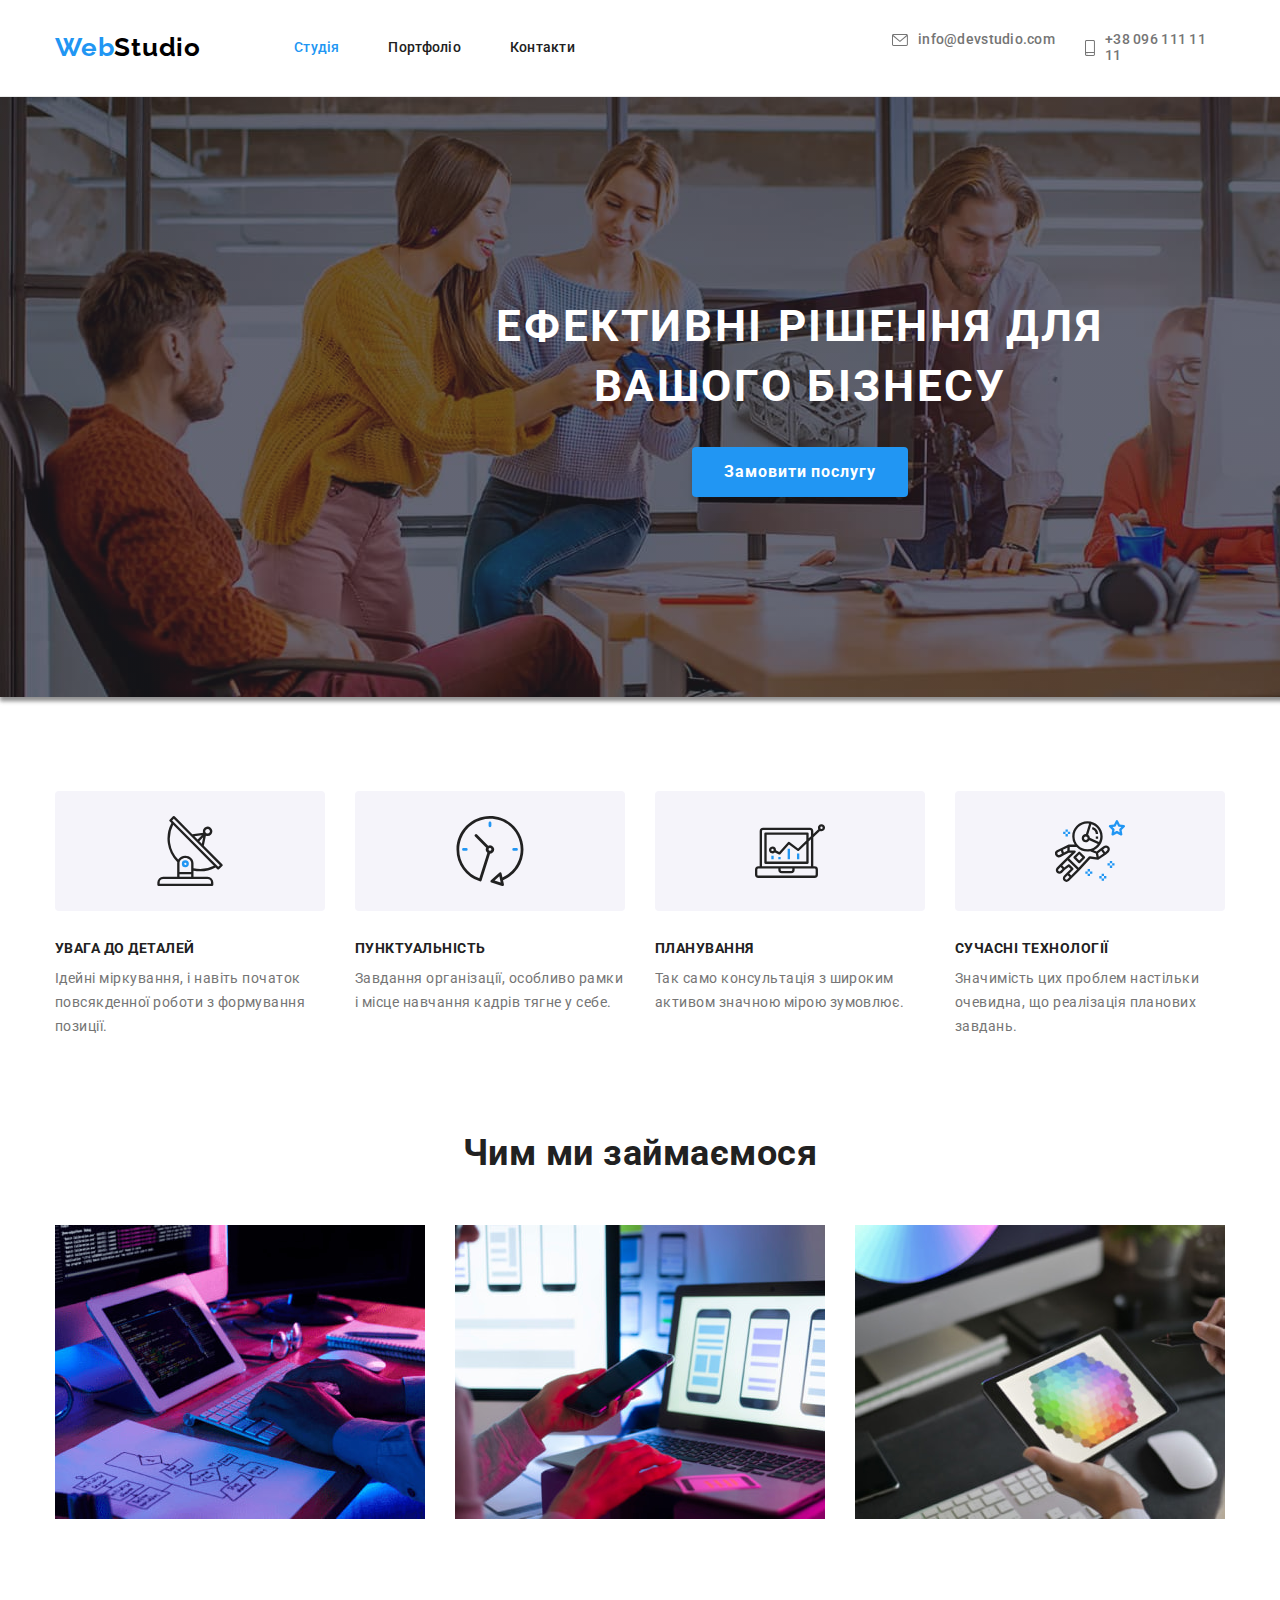
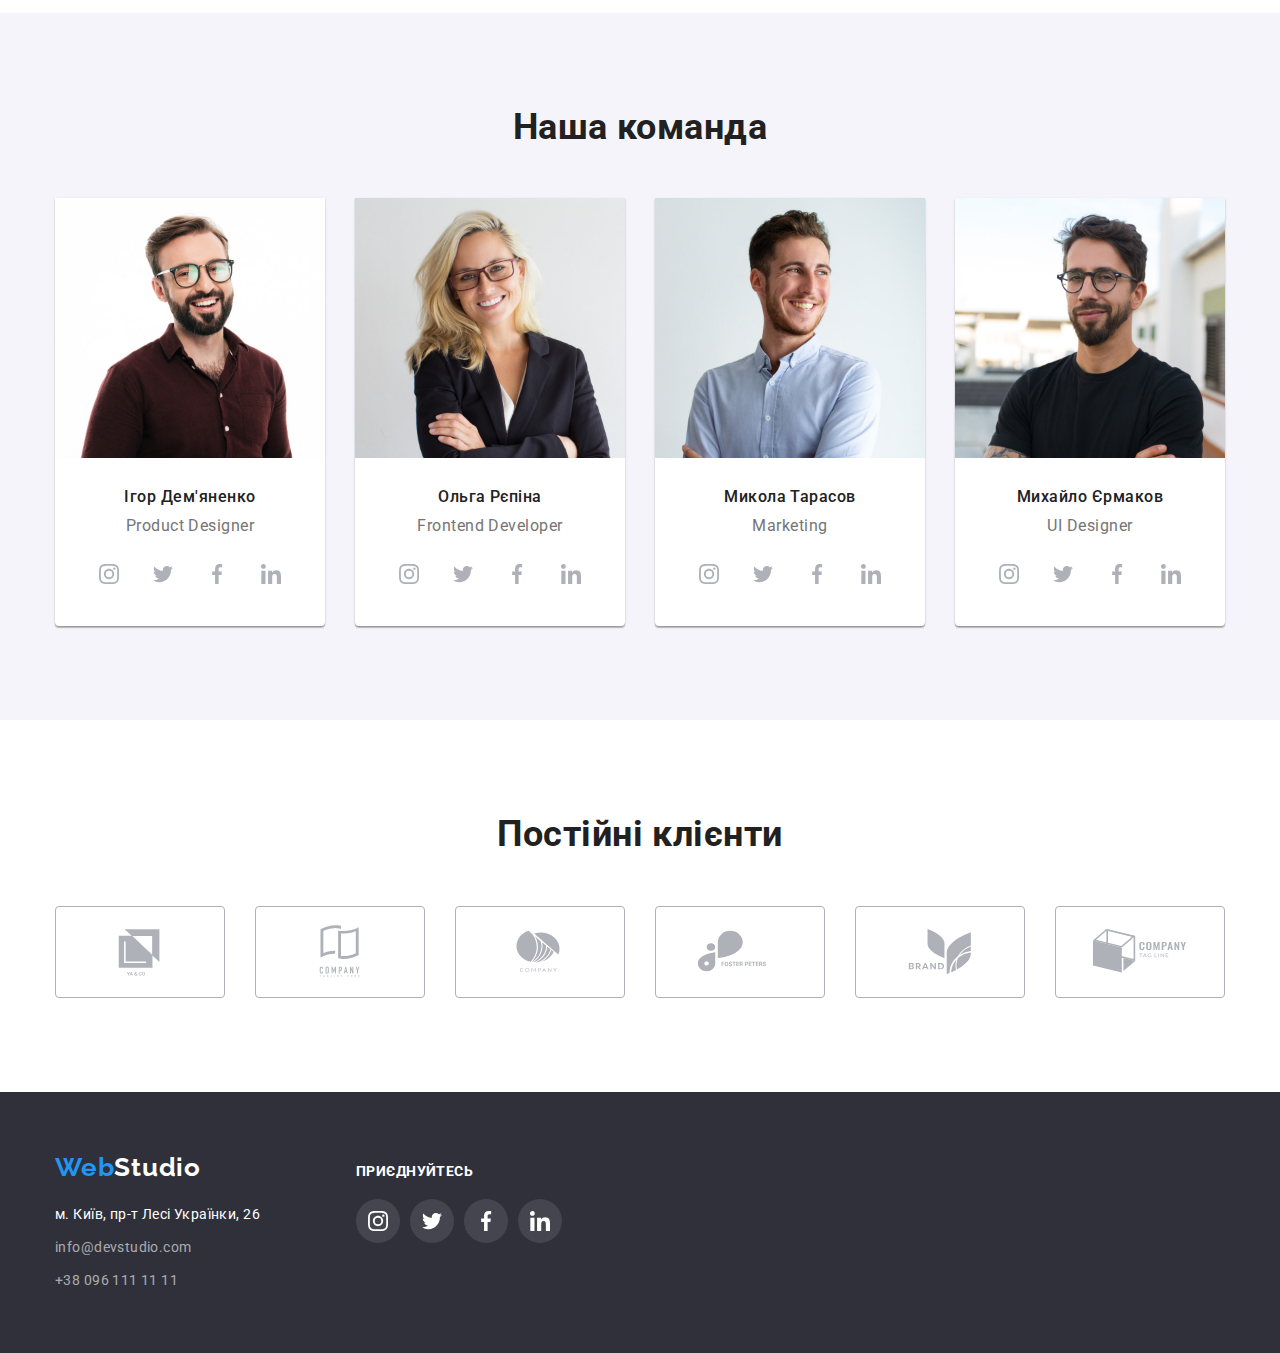
<file: index.html>
<!DOCTYPE html>
<html lang="uk">
  <head>
    <meta charset="UTF-8" />
    <meta http-equiv="X-UA-Compatible" content="IE=edge" />
    <meta name="viewport" content="width=device-width, initial-scale=1.0" />
    <title>WebStudio</title>
    <link
      href="https://fonts.googleapis.com/css2?family=Raleway:wght@700&family=Roboto:wght@400;500;700;900&display=swap"
      rel="stylesheet"
    />
    <link
      rel="stylesheet"
      href="https://cdnjs.cloudflare.com/ajax/libs/modern-normalize/1.1.0/modern-normalize.min.css"
    />
    <link rel="stylesheet" href="./css/styles.css" />
  </head>
  <body>
    <!--Шапка страницы-->
    <header>
      <div class="container header">
        <nav class="nav">
          <a href="./index.html" class="logo"><span class="logo-web">Web</span>Studio</a>
          <ul class="site-nav list">
            <li><a href="./index.html" class="link-nav current">Студія</a></li>
            <li><a href="./portfolio.html" class="link-nav">Портфоліо</a></li>
            <li><a href="" class="link-nav">Контакти</a></li>
          </ul>
        </nav>
        <ul class="contacts list">
          <li class="item-contact">
            <a href="mailto:info@devstudio.com" class="link-contacts"
              ><svg class="icon-envelope" width="16px" height="12px">
                <use href="./images/iconc.svg#icon-envelope"></use></svg
              ><span>info@devstudio.com</span></a
            >
          </li>
          <li class="item-contact">
            <a href="tel:+380961111111" class="link-contacts"
              ><svg class="icon-smartphone" width="10px" height="16px">
                <use href="./images/iconc.svg#icon-smartphone"></use></svg
              ><span>+38 096 111 11 11</span></a
            >
          </li>
        </ul>
      </div>
    </header>
    <main>
      <!--1 Заказ услуг-->
      <section class="section section-one">
        <h1 class="main-title">Ефективні рішення для вашого бізнесу</h1>
        <button type="button" class="main-button">Замовити послугу</button>
      </section>
      <!--2 Особенности студии-->
      <section class="section section-two">
        <div class="container">
          <h2 class="visually-hidden">Особливості студії</h2>
          <ul class="feature list">
            <li class="item item-feature">
              <div class="bg-icon">
                <svg class="icon-antenna" width="70px" height="70px">
                  <use href="./images/iconc.svg#icon-antenna"></use>
                </svg>
              </div>
              <h3 class="subtitle-two">Увага до деталей</h3>
              <p class="text text-two">
                Ідейні міркування, і навіть початок повсякденної роботи з формування позиції.
              </p>
            </li>
            <li class="item item-feature">
              <div class="bg-icon">
                <svg class="icon-clock" width="70px" height="70px">
                  <use href="./images/iconc.svg#icon-clock"></use>
                </svg>
              </div>
              <h3 class="subtitle-two">Пунктуальність</h3>
              <p class="text text-two">
                Завдання організації, особливо рамки і місце навчання кадрів тягне у себе.
              </p>
            </li>
            <li class="item item-feature">
              <div class="bg-icon">
                <svg class="icon-diagram" width="70px" height="70px">
                  <use href="./images/iconc.svg#icon-diagram"></use>
                </svg>
              </div>
              <h3 class="subtitle-two">Планування</h3>
              <p class="text text-two">
                Так само консультація з широким активом значною мірою зумовлює.
              </p>
            </li>
            <li class="item item-feature">
              <div class="bg-icon">
                <svg class="icon-astronaut" width="70px" height="70px">
                  <use href="./images/iconc.svg#icon-astronaut"></use>
                </svg>
              </div>
              <h3 class="subtitle-two">Сучасні технології</h3>
              <p class="text text-two">
                Значимість цих проблем настільки очевидна, що реалізація планових завдань.
              </p>
            </li>
          </ul>
        </div>
      </section>
      <!--3 Чем мы занимаемся-->
      <section class="section section-three">
        <div class="container">
          <h2 class="title-section">Чим ми займаємося</h2>
          <ul class="work list">
            <li class="item">
              <img src="./images/work-example-first.jpg" alt="Програмування" width="370" />
            </li>
            <li class="item">
              <img src="./images/work-example-second.jpg" alt="Вибір макета" width="370" />
            </li>
            <li class="item">
              <img src="./images/work-example-third.jpg" alt="Вибір кольору" width="370" />
            </li>
          </ul>
        </div>
      </section>
      <!--4 Наша команда-->
      <section class="section section-four">
        <div class="container">
          <h2 class="title-section">Наша команда</h2>
          <ul class="team list">
            <li class="item item-social">
              <img src="./images/team-photo-one.jpg" alt="Фото співробітника" width="270" />
              <div class="team-photo">
                <h3 class="subtitle-four">Ігор Дем'яненко</h3>
                <p class="text text-four">Product Designer</p>
              </div>
              <ul class="group-social list">
                <li class="item">
                  <a
                    href="https://www.instagram.com/"
                    class="link-social"
                    target="_blank"
                    rel="noopener noreferrer"
                  >
                    <svg class="icon" width="20px" height="20px">
                      <use href="./images/iconc.svg#icon-instagram"></use>
                    </svg>
                  </a>
                </li>
                <li class="item">
                  <a
                    href="https://twitter.com/"
                    class="link-social"
                    target="_blank"
                    rel="noopener noreferrer"
                  >
                    <svg class="icon" width="20px" height="20px">
                      <use href="./images/iconc.svg#icon-twitter"></use>
                    </svg>
                  </a>
                </li>
                <li class="item">
                  <a
                    href="https://www.facebook.com/"
                    class="link-social"
                    target="_blank"
                    rel="noopener noreferrer"
                  >
                    <svg class="icon" width="20px" height="20px">
                      <use href="./images/iconc.svg#icon-facebook"></use>
                    </svg>
                  </a>
                </li>
                <li class="item">
                  <a
                    href="https://www.linkedin.com/"
                    class="link-social"
                    target="_blank"
                    rel="noopener noreferrer"
                  >
                    <svg class="icon" width="20px" height="20px">
                      <use href="./images/iconc.svg#icon-linkedin"></use>
                    </svg>
                  </a>
                </li>
              </ul>
            </li>
            <li class="item item-social">
              <img src="./images/team-photo-two.jpg" alt="Фото співробітника" width="270" />
              <div class="team-photo">
                <h3 class="subtitle-four">Ольга Рєпіна</h3>
                <p class="text text-four">Frontend Developer</p>
              </div>
              <ul class="group-social list">
                <li class="item">
                  <a
                    href="https://www.instagram.com/"
                    class="link-social"
                    target="_blank"
                    rel="noopener noreferrer"
                  >
                    <svg class="icon" width="20px" height="20px">
                      <use href="./images/iconc.svg#icon-instagram"></use>
                    </svg>
                  </a>
                </li>
                <li class="item">
                  <a
                    href="https://twitter.com/"
                    class="link-social"
                    target="_blank"
                    rel="noopener noreferrer"
                  >
                    <svg class="icon" width="20px" height="20px">
                      <use href="./images/iconc.svg#icon-twitter"></use>
                    </svg>
                  </a>
                </li>
                <li class="item">
                  <a
                    href="https://www.facebook.com/"
                    class="link-social"
                    target="_blank"
                    rel="noopener noreferrer"
                  >
                    <svg class="icon" width="20px" height="20px">
                      <use href="./images/iconc.svg#icon-facebook"></use>
                    </svg>
                  </a>
                </li>
                <li class="item">
                  <a
                    href="https://www.linkedin.com/"
                    class="link-social"
                    target="_blank"
                    rel="noopener noreferrer"
                  >
                    <svg class="icon" width="20px" height="20px">
                      <use href="./images/iconc.svg#icon-linkedin"></use>
                    </svg>
                  </a>
                </li>
              </ul>
            </li>
            <li class="item item-social">
              <img src="./images/team-photo-three.jpg" alt="Фото співробітника" width="270" />
              <div class="team-photo">
                <h3 class="subtitle-four">Микола Тарасов</h3>
                <p class="text text-four">Marketing</p>
              </div>
              <ul class="group-social list">
                <li class="item">
                  <a
                    href="https://www.instagram.com/"
                    class="link-social"
                    target="_blank"
                    rel="noopener noreferrer"
                  >
                    <svg class="icon" width="20px" height="20px">
                      <use href="./images/iconc.svg#icon-instagram"></use>
                    </svg>
                  </a>
                </li>
                <li class="item">
                  <a
                    href="https://twitter.com/"
                    class="link-social"
                    target="_blank"
                    rel="noopener noreferrer"
                  >
                    <svg class="icon" width="20px" height="20px">
                      <use href="./images/iconc.svg#icon-twitter"></use>
                    </svg>
                  </a>
                </li>
                <li class="item">
                  <a
                    href="https://www.facebook.com/"
                    class="link-social"
                    target="_blank"
                    rel="noopener noreferrer"
                  >
                    <svg class="icon" width="20px" height="20px">
                      <use href="./images/iconc.svg#icon-facebook"></use>
                    </svg>
                  </a>
                </li>
                <li class="item">
                  <a
                    href="https://www.linkedin.com/"
                    class="link-social"
                    target="_blank"
                    rel="noopener noreferrer"
                  >
                    <svg class="icon" width="20px" height="20px">
                      <use href="./images/iconc.svg#icon-linkedin"></use>
                    </svg>
                  </a>
                </li>
              </ul>
            </li>
            <li class="item item-social">
              <img src="./images/team-photo-four.jpg" alt="Фото співробітника" width="270" />
              <div class="team-photo">
                <h3 class="subtitle-four">Михайло Єрмаков</h3>
                <p class="text text-four">UI Designer</p>
              </div>
              <ul class="group-social list">
                <li class="item">
                  <a
                    href="https://www.instagram.com/"
                    class="link-social"
                    target="_blank"
                    rel="noopener noreferrer"
                  >
                    <svg class="icon" width="20px" height="20px">
                      <use href="./images/iconc.svg#icon-instagram"></use>
                    </svg>
                  </a>
                </li>
                <li class="item">
                  <a
                    href="https://twitter.com/"
                    class="link-social"
                    target="_blank"
                    rel="noopener noreferrer"
                  >
                    <svg class="icon" width="20px" height="20px">
                      <use href="./images/iconc.svg#icon-twitter"></use>
                    </svg>
                  </a>
                </li>
                <li class="item">
                  <a
                    href="https://www.facebook.com/"
                    class="link-social"
                    target="_blank"
                    rel="noopener noreferrer"
                  >
                    <svg class="icon" width="20px" height="20px">
                      <use href="./images/iconc.svg#icon-facebook"></use>
                    </svg>
                  </a>
                </li>
                <li class="item">
                  <a
                    href="https://www.linkedin.com/"
                    class="link-social"
                    target="_blank"
                    rel="noopener noreferrer"
                  >
                    <svg class="icon" width="20px" height="20px">
                      <use href="./images/iconc.svg#icon-linkedin"></use>
                    </svg>
                  </a>
                </li>
              </ul>
            </li>
          </ul>
        </div>
      </section>
      <!--5 - Постоянные клиенты-->
      <section class="section section-five">
        <div class="container">
          <h2 class="title-section">Постійні клієнти</h2>
          <ul class="list list-clients">
            <li class="item item-clients">
              <a href="" class="link-clients" target="_blank" rel="noopener noreferrer">
                <svg class="icon-client1" width="106px" height="60px">
                  <use href="./images/iconc.svg#icon-client1"></use>
                </svg>
              </a>
            </li>
            <li class="item item-clients">
              <a href="" class="link-clients" target="_blank" rel="noopener noreferrer">
                <svg class="icon-client2" width="106px" height="60px">
                  <use href="./images/iconc.svg#icon-client2"></use>
                </svg>
              </a>
            </li>
            <li class="item item-clients">
              <a href="" class="link-clients" target="_blank" rel="noopener noreferrer">
                <svg class="icon-client3" width="106px" height="60px">
                  <use href="./images/iconc.svg#icon-client3"></use>
                </svg>
              </a>
            </li>
            <li class="item item-clients">
              <a href="" class="link-clients" target="_blank" rel="noopener noreferrer">
                <svg class="icon-client4" width="106px" height="60px">
                  <use href="./images/iconc.svg#icon-client4"></use>
                </svg>
              </a>
            </li>
            <li class="item item-clients">
              <a href="" class="link-clients" target="_blank" rel="noopener noreferrer">
                <svg class="icon-client5" width="106px" height="60px">
                  <use href="./images/iconc.svg#icon-client5"></use>
                </svg>
              </a>
            </li>
            <li class="item item-clients">
              <a href="" class="link-clients" target="_blank" rel="noopener noreferrer">
                <svg class="icon-client6" width="106px" height="60px">
                  <use href="./images/iconc.svg#icon-client6"></use>
                </svg>
              </a>
            </li>
          </ul>
        </div>
      </section>
    </main>
    <!--Футер-->
    <footer class="footer">
      <div class="container">
        <div class="address-join">
          <div class="logo-address">
            <a href="./index.html" class="logo-footer"><span class="logo-web">Web</span>Studio</a>
            <address>
              <ul class="list">
                <li class="item">
                  <a
                    href="https://goo.gl/maps/CPtrU1FHBa2aNyZL9"
                    target="_blank"
                    rel="noopener noreferrer"
                    class="address"
                    >м. Київ, пр-т Лесі Українки, 26
                  </a>
                </li>
                <li class="item item-mail">
                  <a href="mailto:info@devstudio.com" class="mail">info@devstudio.com</a>
                </li>
                <li class="item">
                  <a href="tel:+380961111111" class="tel">+38 096 111 11 11</a>
                </li>
              </ul>
            </address>
          </div>
          <div class="join-social">
            <p class="text-footer">приєднуйтесь</p>
            <ul class="social-footer list">
              <li class="item">
                <a
                  href="https://www.instagram.com/"
                  class="link-social-footer"
                  target="_blank"
                  rel="noopener noreferrer"
                >
                  <svg class="icon" width="20px" height="20px">
                    <use href="./images/iconc.svg#icon-instagram"></use>
                  </svg>
                </a>
              </li>
              <li class="item">
                <a
                  href="https://twitter.com/"
                  class="link-social-footer"
                  target="_blank"
                  rel="noopener noreferrer"
                >
                  <svg class="icon" width="20px" height="20px">
                    <use href="./images/iconc.svg#icon-twitter"></use>
                  </svg>
                </a>
              </li>
              <li class="item">
                <a
                  href="https://www.facebook.com/"
                  class="link-social-footer"
                  target="_blank"
                  rel="noopener noreferrer"
                >
                  <svg class="icon" width="20px" height="20px">
                    <use href="./images/iconc.svg#icon-facebook"></use>
                  </svg>
                </a>
              </li>
              <li class="item">
                <a
                  href="https://www.linkedin.com/"
                  class="link-social-footer"
                  target="_blank"
                  rel="noopener noreferrer"
                >
                  <svg class="icon" width="20px" height="20px">
                    <use href="./images/iconc.svg#icon-linkedin"></use>
                  </svg>
                </a>
              </li>
            </ul>
          </div>
        </div>
      </div>
    </footer>
  </body>
</html>
</file>
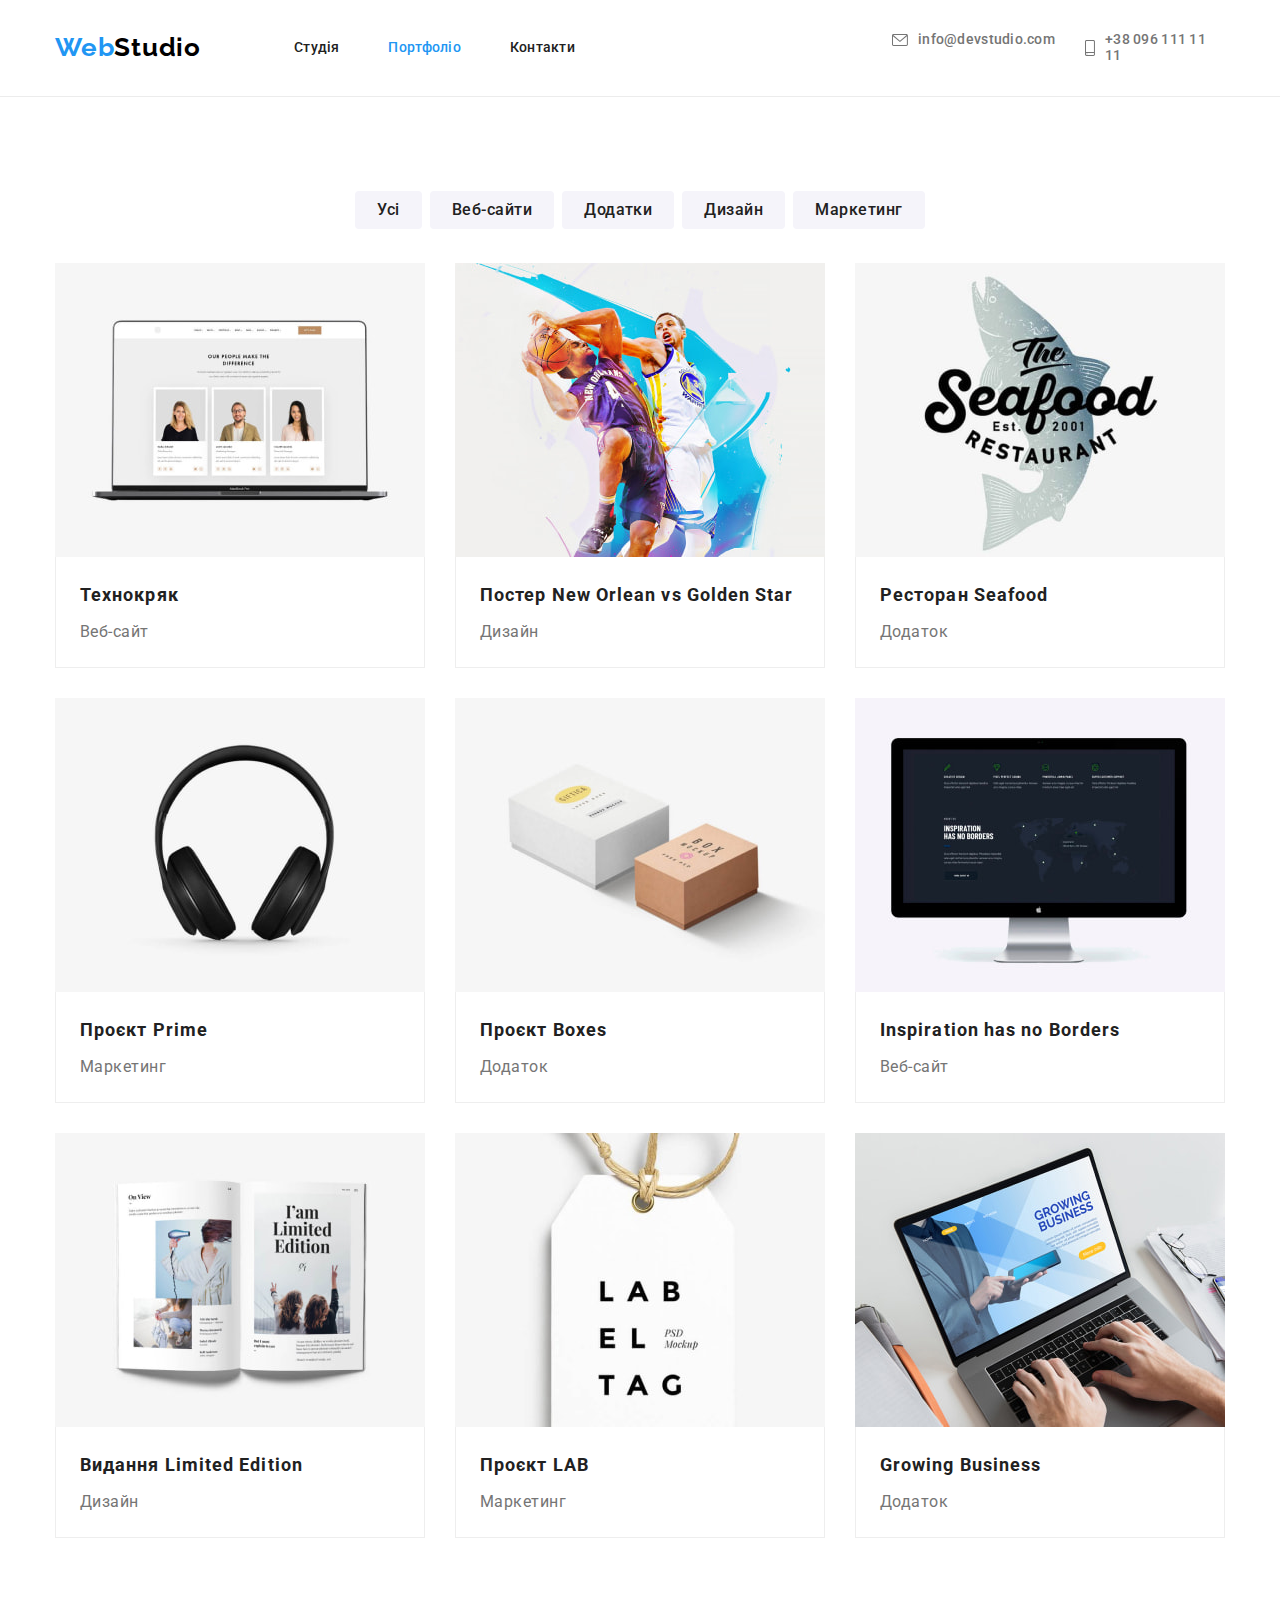
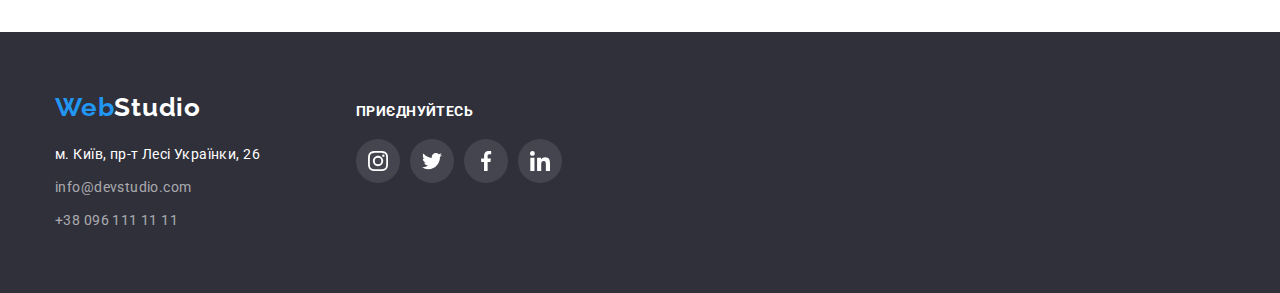
<file: portfolio.html>
<!DOCTYPE html>
<html lang="uk">
  <head>
    <meta charset="UTF-8" />
    <meta http-equiv="X-UA-Compatible" content="IE=edge" />
    <meta name="viewport" content="width=device-width, initial-scale=1.0" />
    <title>WebStudio</title>
    <link
      href="https://fonts.googleapis.com/css2?family=Raleway:wght@700&family=Roboto:wght@400;500;700;900&display=swap"
      rel="stylesheet"
    />
    <link
      rel="stylesheet"
      href="https://cdnjs.cloudflare.com/ajax/libs/modern-normalize/1.1.0/modern-normalize.min.css"
    />
    <link rel="stylesheet" href="./css/styles.css" />
  </head>
  <body>
    <!--Шапка страницы-->
    <header>
      <div class="container header">
        <nav class="nav">
          <a href="./index.html" class="logo"><span class="logo-web">Web</span>Studio</a>
          <ul class="site-nav list">
            <li><a href="./index.html" class="link-nav">Студія</a></li>
            <li><a href="./portfolio.html" class="link-nav current">Портфоліо</a></li>
            <li><a href="" class="link-nav">Контакти</a></li>
          </ul>
        </nav>
        <ul class="contacts list">
          <li class="item-contact">
            <a href="mailto:info@devstudio.com" class="link-contacts"
              ><svg class="icon-envelope" width="16px" height="12px">
                <use href="./images/iconc.svg#icon-envelope"></use></svg
              ><span>info@devstudio.com</span></a
            >
          </li>
          <li class="item-contact">
            <a href="tel:+380961111111" class="link-contacts"
              ><svg class="icon-smartphone" width="10px" height="16px">
                <use href="./images/iconc.svg#icon-smartphone"></use></svg
              ><span>+38 096 111 11 11</span></a
            >
          </li>
        </ul>
      </div>
    </header>
    <!--Портфоліо-->
    <main>
      <section class="section section-portfolio">
        <div class="container">
          <h1 class="visually-hidden">Проекти вебстудії</h1>
          <ul class="filter list">
            <li class="item">
              <button type="button" class="button">Усі</button>
            </li>
            <li class="item">
              <button type="button" class="button">Веб-сайти</button>
            </li>
            <li class="item">
              <button type="button" class="button">Додатки</button>
            </li>
            <li class="item">
              <button type="button" class="button">Дизайн</button>
            </li>
            <li class="item">
              <button type="button" class="button">Маркетинг</button>
            </li>
          </ul>
          <ul class="portfolio-list list">
            <li class="item item-portfolio">
              <a href="" class="link-potrfolio"
                ><img src="./images/website-one.jpg" alt="Веб-сайт Технокряк" width="370" />
                <div class="project-name">
                  <h2 class="subtitle">Технокряк</h2>
                  <p class="text portfolio">Веб-сайт</p>
                </div></a
              >
            </li>
            <li class="item item-portfolio">
              <a href="" class="link-potrfolio"
                ><img
                  src="./images/design-one.jpg"
                  alt="Дизайн Постер New Orlean vs Golden Star"
                  width="370"
                />
                <div class="project-name">
                  <h2 class="subtitle">Постер New Orlean vs Golden Star</h2>
                  <p class="text portfolio">Дизайн</p>
                </div></a
              >
            </li>
            <li class="item item-portfolio">
              <a href="" class="link-potrfolio"
                ><img src="./images/app-one.jpg" alt="Додаток Ресторан Seafood" width="370" />
                <div class="project-name">
                  <h2 class="subtitle">Ресторан Seafood</h2>
                  <p class="text portfolio">Додаток</p>
                </div></a
              >
            </li>
            <li class="item item-portfolio">
              <a href="" class="link-potrfolio"
                ><img src="./images/marketing-one.jpg" alt="Маркетинг Проєкт Prime" width="370" />
                <div class="project-name">
                  <h2 class="subtitle">Проєкт Prime</h2>
                  <p class="text portfolio">Маркетинг</p>
                </div></a
              >
            </li>
            <li class="item item-portfolio">
              <a href="" class="link-potrfolio"
                ><img src="./images/app-two.jpg" alt="Додаток Проєкт Boxes" width="370" />
                <div class="project-name">
                  <h2 class="subtitle">Проєкт Boxes</h2>
                  <p class="text portfolio">Додаток</p>
                </div></a
              >
            </li>
            <li class="item item-portfolio">
              <a href="" class="link-potrfolio"
                ><img
                  src="./images/website-two.jpg"
                  alt="Веб-сайт Inspiration has no Borders"
                  width="370"
                />
                <div class="project-name">
                  <h2 class="subtitle">Inspiration has no Borders</h2>
                  <p class="text portfolio">Веб-сайт</p>
                </div></a
              >
            </li>
            <li class="item item-portfolio">
              <a href="" class="link-potrfolio"
                ><img
                  src="./images/design-two.jpg"
                  alt="Дизайн Видання Limited Edition"
                  width="370"
                />
                <div class="project-name">
                  <h2 class="subtitle">Видання Limited Edition</h2>
                  <p class="text portfolio">Дизайн</p>
                </div></a
              >
            </li>
            <li class="item item-portfolio">
              <a href="" class="link-potrfolio"
                ><img src="./images/marketing-two.jpg" alt="Маркетинг Проєкт LAB" width="370" />
                <div class="project-name">
                  <h2 class="subtitle">Проєкт LAB</h2>
                  <p class="text portfolio">Маркетинг</p>
                </div></a
              >
            </li>
            <li class="item item-portfolio">
              <a href="" class="link-potrfolio"
                ><img src="./images/app-three.jpg" alt="Додаток Growing Business" width="370" />
                <div class="project-name">
                  <h2 class="subtitle">Growing Business</h2>
                  <p class="text portfolio">Додаток</p>
                </div></a
              >
            </li>
          </ul>
        </div>
      </section>
    </main>
    <!--Футер-->
    <footer class="footer">
      <div class="container">
        <div class="address-join">
          <div class="logo-address">
            <a href="./index.html" class="logo-footer"><span class="logo-web">Web</span>Studio</a>
            <address>
              <ul class="list">
                <li class="item">
                  <a
                    href="https://goo.gl/maps/CPtrU1FHBa2aNyZL9"
                    target="_blank"
                    rel="noopener noreferrer"
                    class="address"
                    >м. Київ, пр-т Лесі Українки, 26
                  </a>
                </li>
                <li class="item item-mail">
                  <a href="mailto:info@devstudio.com" class="mail">info@devstudio.com</a>
                </li>
                <li class="item">
                  <a href="tel:+380961111111" class="tel">+38 096 111 11 11</a>
                </li>
              </ul>
            </address>
          </div>
          <div class="join-social">
            <p class="text-footer">приєднуйтесь</p>
            <ul class="social-footer list">
              <li class="item">
                <a
                  href="https://www.instagram.com/"
                  class="link-social-footer"
                  target="_blank"
                  rel="noopener noreferrer"
                >
                  <svg class="icon" width="20px" height="20px">
                    <use href="./images/iconc.svg#icon-instagram"></use>
                  </svg>
                </a>
              </li>
              <li class="item">
                <a
                  href="https://twitter.com/"
                  class="link-social-footer"
                  target="_blank"
                  rel="noopener noreferrer"
                >
                  <svg class="icon" width="20px" height="20px">
                    <use href="./images/iconc.svg#icon-twitter"></use>
                  </svg>
                </a>
              </li>
              <li class="item">
                <a
                  href="https://www.facebook.com/"
                  class="link-social-footer"
                  target="_blank"
                  rel="noopener noreferrer"
                >
                  <svg class="icon" width="20px" height="20px">
                    <use href="./images/iconc.svg#icon-facebook"></use>
                  </svg>
                </a>
              </li>
              <li class="item">
                <a
                  href="https://www.linkedin.com/"
                  class="link-social-footer"
                  target="_blank"
                  rel="noopener noreferrer"
                >
                  <svg class="icon" width="20px" height="20px">
                    <use href="./images/iconc.svg#icon-linkedin"></use>
                  </svg>
                </a>
              </li>
            </ul>
          </div>
        </div>
      </div>
    </footer>
  </body>
</html>
</file>
<file: css/styles.css>
/* Основной шрифт и цвет текста, общие секционные стили */
:root {
  --main-text-color: #212121;
  --header-background-color: #FFFFFF;
  --first-background-color: #2F303A;
  --second-background-color: #F5F4FA;
  --hoverfocus-text-color: #2196F3;
  --text-color: #FFFFFF;
}

html {
  box-sizing: border-box;
}

*, *::before, *::after {
  box-sizing: inherit;
}

body {
  font-family: 'Roboto', sans-serif;
  letter-spacing: 0.03em;

  color: var(--main-text-color);
}

.container {
  width: 1200px;
  padding-left: 15px;
  padding-right: 15px;
  margin-left: auto;
  margin-right: auto;
}

.section {
  padding-top: 94px;
}

.list {
  list-style: none;

  margin: 0;
  padding: 0;
}

h1, h2, h3, p {
  margin: 0;
  padding: 0;
}

li > h3, li > p {
  margin: 0;
}

div > h2, div > h3, div > p {
  margin: 0;
}

img {
  display: block;
}

.visually-hidden {
  position: absolute;
  white-space: nowrap;
  width: 1px;
  height: 1px;
  overflow: hidden;
  border: 0;
  padding: 0;
  clip: rect(0 0 0 0);
  clip-path: inset(50%);
  margin: -1px;
}

.title-section {
  font-weight: 700;
  font-size: 36px;
  line-height: 1.16;
  text-align: center;
}

.text {
  font-weight: 400;
  color: #757575;
}

/* Оформление шапки сайта - общая для всех! */
.header {
  background: var(--header-background-color);
}

header {
  border-bottom: 1px solid #ECECEC;
}

.nav {
  display: flex;
  align-items: center;
}

.site-nav {
  display: flex;
  width: 281px;
  justify-content: space-between;
  margin-left: 93px;
  padding-left: 0;
}

.contacts {
  display: flex;
  width: 333px;
  justify-content: space-between;
  margin-left: auto;
  padding-left: 0;
}

.header {
  display: flex;
  align-items: center;
}

.logo {
  font-family: 'Raleway';
  font-weight: 700;
  font-size: 26px;
  line-height: 1.19;
  letter-spacing: 0.03em;
  color: #000000;
  text-decoration: none;
}

.logo-web {
  color: #2196F3;
}

.link-nav {
  font-weight: 500;
  font-size: 14px;
  line-height: 1.14;
  letter-spacing: 0.02em;
  color: var(--main-text-color);
  text-decoration: none;

  display: block;
  padding-top: 32px;
  padding-bottom: 32px;
}

.link-nav:hover,
.link-nav:focus {
  color: var(--hoverfocus-text-color);
}

.link-contacts {
  font-weight: 500;
  font-size: 14px;
  line-height: 1.14;
  letter-spacing: 0.02em;
  color: #757575;
  text-decoration: none;

  display: flex;
  align-items: center;
  padding-top: 32px;
  padding-bottom: 32px;
}

.link-contacts:hover,
.link-contacts:focus {
  fill:var(--hoverfocus-text-color);
  color: var(--hoverfocus-text-color);
}

.current {
  color: #2196F3;
}

.icon-envelope {
  fill: currentColor;

  margin-right: 10px;
}

.icon-smartphone {
  fill: currentColor;

  margin-right: 10px;
}

.item-contact:not(:last-child) {
  margin-right: 30px;
}

.icon-smartphone:hover,
.icon-smartphone:focus {
  fill: var(--hoverfocus-text-color);
}

/*Заказ услуг - главный заголовок*/
.section-one {
  width: 1600px;
  height: 600px;
  background: #C4C4C4;
  background-image: linear-gradient(to right, rgba(47, 48, 58, 0.4),
      rgba(47, 48, 58, 0.4)),
      url(../images/bg-img.jpg);
  background-repeat: no-repeat;
  background-position: center;
  box-shadow: 0px 4px 4px rgba(0, 0, 0, 0.25), 0px 4px 4px rgba(0, 0, 0, 0.25);
  text-align: center;
  padding-top: 200px;
  padding-bottom: 200px;
  margin-left: auto;
  margin-right: auto;
}

main > .section-one {
  margin-top: 0;
}

.main-title {
  font-size: 44px;
  line-height: 1.36;
  letter-spacing: 0.06em;
  text-transform: uppercase;
  color: var(--text-color);

  width: 696px;
  margin-bottom: 30px;
  margin-top: 0;
  margin-right: auto;
  margin-left: auto;
}

.main-button {
  background: #2196F3;
  color: #FFFFFF;
  font-weight: 700;
  font-size: 16px;
  line-height: 1.88;
  text-align: center;
  letter-spacing: 0.06em;
  font-family: inherit;
  cursor: pointer;

  border: 0;
  border-radius: 4px;
  box-shadow: 0px 4px 4px rgba(0, 0, 0, 0.15);
  padding: 10px 32px;
  display: inline-block;
}

.main-button:hover,
.main-button:focus {
  background: #188CE8;
}

/*Особенности студии*/
.feature {
  display: flex;
}

.feature>.item {
  width: 270px;
  height: 248px;
}

.feature>.item:not(:last-child) {
  margin-right: 30px;
}

.subtitle-two {
  font-weight: 700;
  font-size: 14px;
  line-height: 1.14;
  text-transform: uppercase;

  margin-bottom: 10px;
  margin-top: 30px;
}

.text-two {
  font-size: 14px;
  line-height: 1.71;
}

/* .icon-antenna, .icon-clock, .icon-diagram, .icon-astronaut {
  margin: 25px 100px;
} */

.bg-icon {
  background: #F5F4FA;
  border-radius: 4px;
  height: 120px;
  display: flex;
  justify-content: center;
  align-items: center;
}

/*Чем мы занимаемся*/
.work {
  display: flex;
  margin-top: 50px;
}

.work>.item:not(:last-child) {
  margin-right: 30px;
}

.section-three {
  padding-bottom: 94px;
}

/* Наша команда */
.team {
  display: flex;
  margin-top: 50px;
}

.team>.item:not(:last-child) {
  margin-right: 30px;
}

.team > .item {
  border-radius: 0px 0px 4px 4px;
  box-shadow: 0px 1px 3px rgba(0, 0, 0, 0.12), 0px 1px 1px rgba(0, 0, 0, 0.14), 0px 2px 1px rgba(0, 0, 0, 0.2);
} 

.team-photo {
  padding-top: 30px;
  padding-bottom: 16px;
}

.section-four {
  background: var(--second-background-color);
  padding-bottom: 94px;
}

.subtitle-four {
  font-weight: 500;
  font-size: 16px;
  line-height: 1.18;
  text-align: center;

  margin-bottom: 10px;
}

.text-four {
  font-size: 16px;
  line-height: 1.18;
  text-align: center;
}

.link-social {
  text-decoration: none;
  display: flex;
  width: 44px;
  height: 44px;
  border-radius: 50%;
  justify-content: center;
  align-items: center;
  outline: 1px solid #FFFFFF;
  fill:#AFB1B8;
}

.link-social:hover, .link-social:focus {
  fill:#FFFFFF;
  background: var(--hoverfocus-text-color);
}

.item-social {
  background: #FFFFFF;
}

.group-social {
  display: flex;
  width: 206px;
  margin-left: auto;
  margin-right: auto;
  margin-bottom: 30px;
  justify-content: space-between;
}

/* Постоянные клиенты */
.section-five {
  padding-bottom: 94px;
}

.list-clients {
  display: flex;
  margin-top: 50px;
}

.link-clients {
  width: 170px;
  height: 92px;
  display: flex;
  align-items: center;
  justify-content: center;
  border: 1px solid #AFB1B8;
  border-radius: 4px;
  fill:#AFB1B8;
}

.link-clients:hover, .link-clients:focus {
  fill: var(--hoverfocus-text-color);
  border: 1px solid var(--hoverfocus-text-color);
}

.item-clients:not(:last-child) {
  margin-right: 30px;
}

/* Футер - общий для всех! */
.footer {
  background: var(--first-background-color);

  padding-top: 60px;
  padding-bottom: 60px;
}

.logo-footer {
  font-family: 'Raleway';
  font-weight: 700;
  font-size: 26px;
  line-height: 1.19; 
  letter-spacing: 0.03em;
  color: #FFFFFF;
  text-decoration: none;

  display: block;
}

address {
  margin-top: 20px;
}

.address {
  font-style: normal;
  font-weight: 400;
  font-size: 14px;
  line-height: 1.71;
  letter-spacing: 0.03em;
  color: #FFFFFF;
  text-decoration: none;
}

.item-mail {
  margin-top: 9px;
  margin-bottom: 9px;
}

.mail {
  font-style: normal;
  font-weight: 400;
  font-size: 14px;
  line-height: 1.71;
  letter-spacing: 0.03em;
  color: rgba(255, 255, 255, 0.6);
  text-decoration: none;
  }

.tel {
  font-style: normal;
  font-weight: 400;
  font-size: 14px;
  line-height: 1.71;
  letter-spacing: 0.03em;
  color: rgba(255, 255, 255, 0.6);
  text-decoration: none;
}

.address:hover,
.address:focus,
.mail:hover,
.mail:focus,
.tel:hover,
.tel:focus {
  color: var(--hoverfocus-text-color);
}

.address-join {
  display: flex;
  align-items: baseline;
}

.logo-address:not(:last-child) {
  margin-right: 70px;
  width: 231px;
}

.text-footer {
  font-weight: 700;
  font-size: 14px;
  line-height: 16px;
  letter-spacing: 0.03em;
  text-transform: uppercase;
  color: #FFFFFF;

  margin-bottom: 20px;
}

.social-footer {
  display: flex;
  width: 206px;
  margin-left: auto;
  margin-right: auto;
  justify-content: space-between;
}

.link-social-footer {
  text-decoration: none;
  display: flex;
  width: 44px;
  height: 44px;
  border-radius: 50%;
  justify-content: center;
  align-items: center;
  background: rgba(255, 255, 255, 0.1);
  fill:#FFFFFF;
}

.link-social-footer:hover, .link-social-footer:focus {
  background: var(--hoverfocus-text-color);
}

/* Страница 2 - Портфолио */
.section-portfolio {
  padding-bottom: 94px;
}

.filter {
  display: flex;
  justify-content: center;
  margin-bottom: 34px;
}

.filter>.item:not(:last-child) {
  margin-right: 8px;
}

.portfolio-list {
  display: flex;
  flex-wrap: wrap;
  gap: 30px;
}

.button {
  background: #F5F4FA;
  color: #212121;
  font-weight: 500;
  font-size: 16px;
  line-height: 1.62;
  text-align: center;
  letter-spacing: 0.03em;
  font-family: inherit;
  cursor: pointer;

  border-radius: 4px;
  border: 0;
  display: inline-block;
  padding: 6px 22px;
}

.button:hover,
.button:focus {
  background: var(--hoverfocus-text-color);
  color: #FFFFFF;
}

.project-name {
  padding: 20px 24px;
  border-left: 1px solid #EEEEEE;
  border-right: 1px solid #EEEEEE;
  border-bottom: 1px solid #EEEEEE;
}

.link-potrfolio {
  color: #212121;
  text-decoration: none;
  display: block;
}

.link-potrfolio:hover, .link-potrfolio:focus {
  box-shadow: 0px 1px 1px rgba(0, 0, 0, 0.12), 0px 4px 4px rgba(0, 0, 0, 0.06), 1px 4px 6px rgba(0, 0, 0, 0.16);
}

.subtitle {
  font-weight: 700;
  font-size: 18px;
  line-height: 2;
  letter-spacing: 0.06em;
  text-decoration: none;
  
  margin-bottom: 4px;
}

.text.portfolio {
  font-size: 16px;
  line-height: 1.88;
}
</file>
